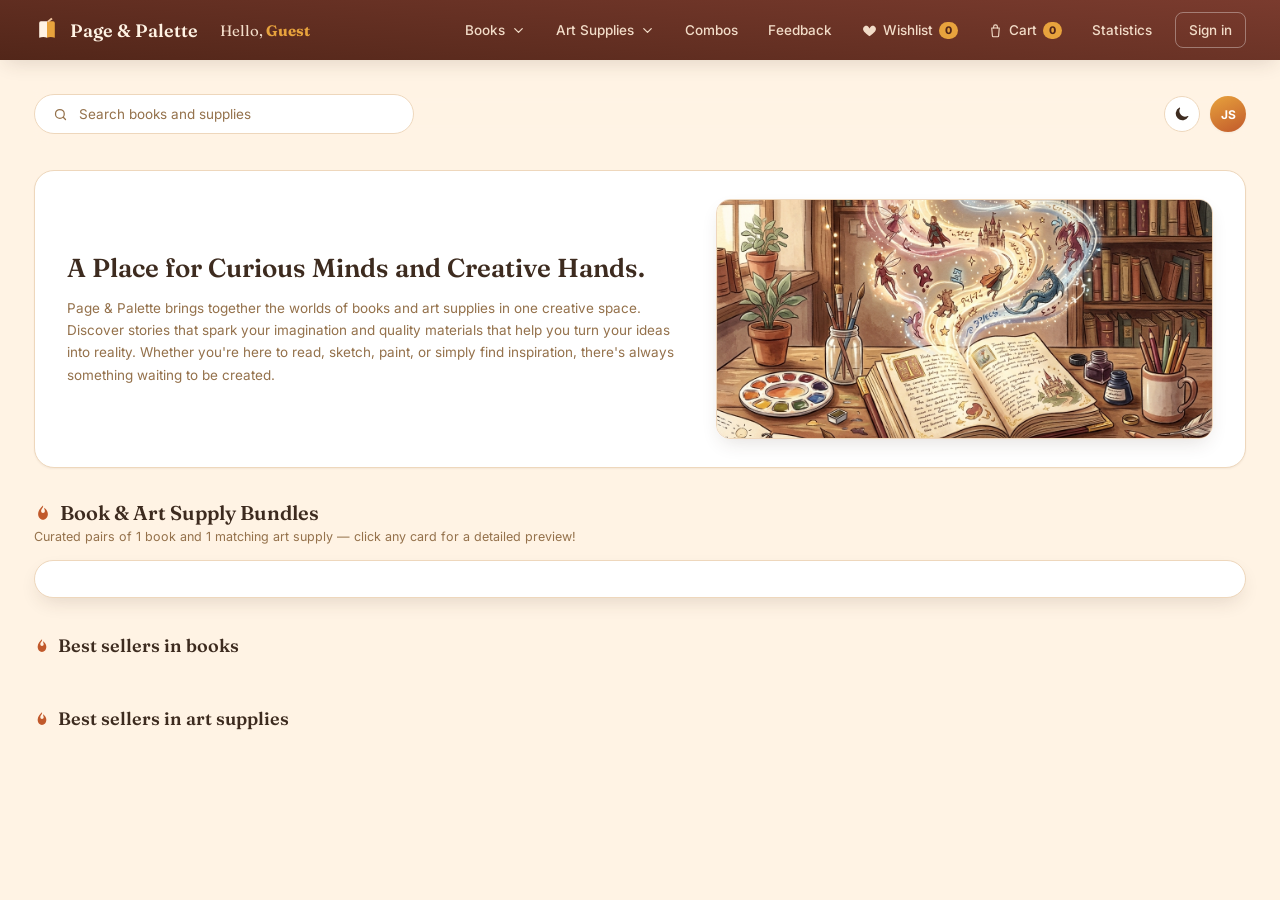
<file: storefront/index.html>
<!DOCTYPE html>
<html lang="en">

<head>
  <meta charset="UTF-8" />
  <meta name="viewport" content="width=device-width, initial-scale=1.0" />
  <title>Page & Palette — Books + Art Supplies</title>
  <link rel="stylesheet" href="styles.css" />
</head>

<body>

  <div class="layout">

<!-- Customer navigation bar: filled in by common.js (greeting, category dropdowns, links) -->
    <header id="customerNav" class="customer-nav"></header>

    <!-- ===== MAIN CONTENT ===== -->
    <main class="main">

      <header class="topbar">
        <form class="search" action="index.html" method="get">
          <i class="icon" data-icon="search"></i>
          <input type="search" id="siteSearch" name="q" placeholder="Search books and supplies" autocomplete="off" />
        </form>
        <div class="topbar-actions">
          <button class="theme-toggle" type="button" aria-label="Toggle dark mode">
            <i class="icon" data-icon="moon"></i>
          </button>
          <a class="avatar" href="account.html" aria-label="Account details">JS</a>
        </div>
      </header>

      <!-- Homepage Tagline & Description Hero Banner -->
      <section class="site-hero">
        <div class="hero-text-col">
          <h1 class="hero-tagline">A Place for Curious Minds and Creative Hands.</h1>
          <p class="hero-description">
            Page &amp; Palette brings together the worlds of books and art supplies in one creative space. Discover stories that spark your imagination and quality materials that help you turn your ideas into reality. Whether you're here to read, sketch, paint, or simply find inspiration, there's always something waiting to be created.
          </p>
        </div>
        <div class="hero-img-col">
          <img src="hero_banner.jpg" alt="A Place for Curious Minds and Creative Hands — Page &amp; Palette" class="hero-banner-img" />
        </div>
      </section>

      <!-- Default homepage content: hero + best-seller shelves -->
      <div id="homeDefault">
        <section class="pairs-section" id="combos" aria-label="Curated Book & Art Supply Pairings">
          <div class="pairs-header">
            <h2><i class="icon" data-icon="flame"></i> Book &amp; Art Supply Bundles</h2>
            <p class="pairs-sub">Curated pairs of 1 book and 1 matching art supply — click any card for a detailed
              preview!</p>
          </div>
          <div class="pairs-rectangle" id="pairsRectangle"></div>
        </section>

        <section class="shelf" id="shelfBooks" aria-labelledby="bestsellersBooks">
          <h2 id="bestsellersBooks"><i class="icon" data-icon="flame"></i> Best sellers in books</h2>
          <div class="product-grid" id="booksShelf"></div>
        </section>

        <section class="shelf" id="shelfArt" aria-labelledby="bestsellersArt">
          <h2 id="bestsellersArt"><i class="icon" data-icon="flame"></i> Best sellers in art supplies</h2>
          <div class="product-grid" id="artShelf"></div>
        </section>
      </div>

      <!-- Filtered / search results view (shown instead of the default view) -->
      <div id="resultsView" hidden>
        <div class="results-header">
          <div>
            <h1 id="resultsTitle">Results</h1>
            <p class="results-count" id="resultsCount"></p>
          </div>
          <a href="index.html" class="clear-link">Clear &amp; back to home</a>
        </div>

        <div class="product-grid" id="resultsGrid"></div>
        <p id="noResults" class="empty-state" hidden>No products matched. Try another search or category.</p>
      </div>

    </main>
  </div>

  <script src="common.js"></script>
  <script src="script.js"></script>
</body>

</html>
</file>
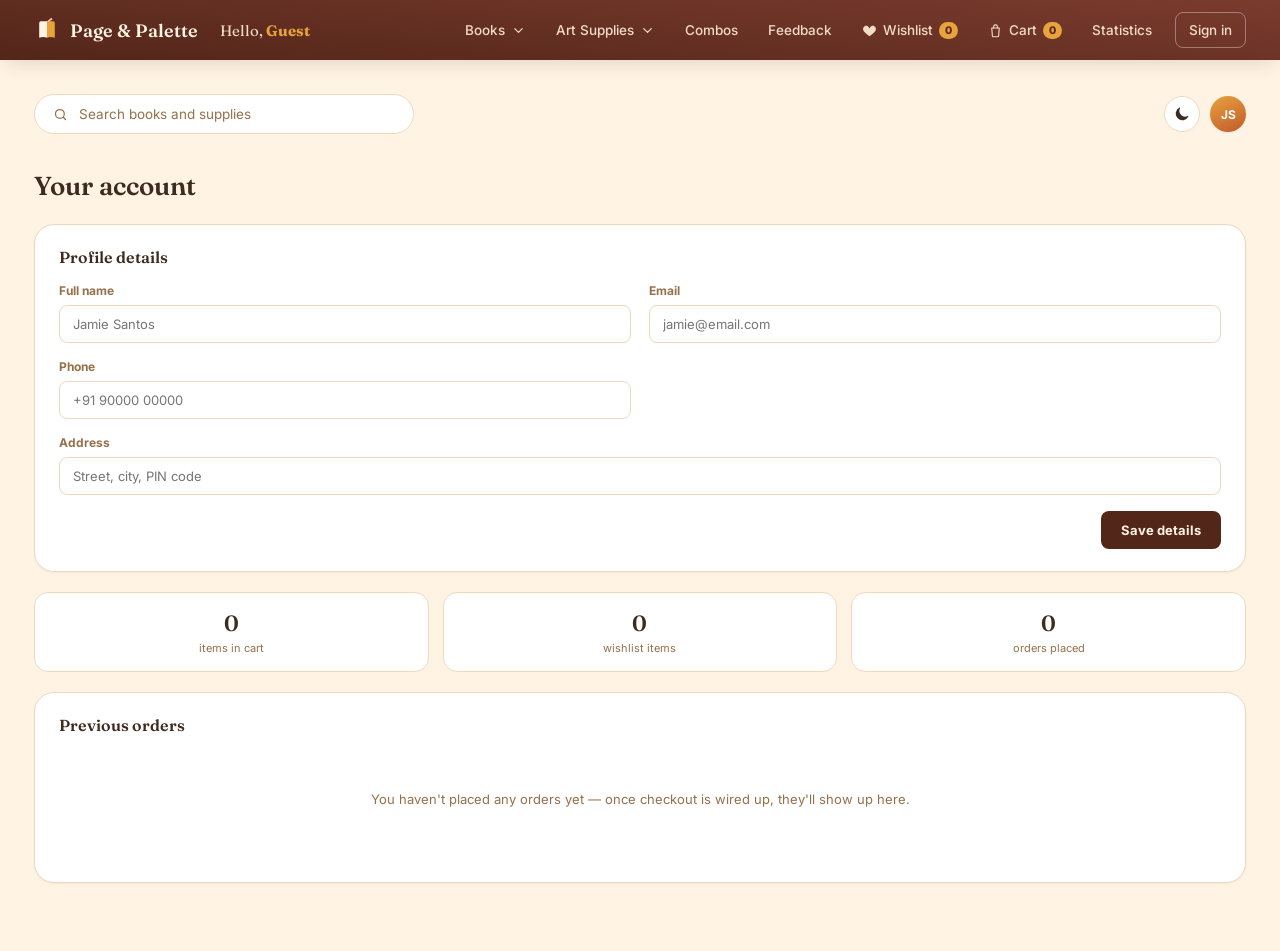
<file: storefront/account.html>
<!DOCTYPE html>
<html lang="en">
<head>
  <meta charset="UTF-8" />
  <meta name="viewport" content="width=device-width, initial-scale=1.0" />
  <title>Your account — Page & Palette</title>
  <link rel="stylesheet" href="styles.css" />
</head>
<body>

  <div class="layout">
    <!-- Customer navigation bar: filled in by common.js (greeting, category dropdowns, links) -->
    <header id="customerNav" class="customer-nav"></header>

    <main class="main">
      <header class="topbar">
        <form class="search" action="index.html" method="get">
          <i class="icon" data-icon="search"></i>
          <input type="search" name="q" placeholder="Search books and supplies" autocomplete="off" />
        </form>
        <div class="topbar-actions">
          <button class="theme-toggle" type="button" aria-label="Toggle dark mode">
            <i class="icon" data-icon="moon"></i>
          </button>
          <a class="avatar" href="account.html" aria-label="Account details">JS</a>
        </div>
      </header>

      <h1 class="page-title">Your account</h1>

      <section class="panel">
        <h2 class="panel-title">Profile details</h2>
        <form id="profileForm" class="profile-form">
          <label>
            Full name
            <input type="text" id="fName" name="name" placeholder="Jamie Santos" required />
          </label>
          <label>
            Email
            <input type="email" id="fEmail" name="email" placeholder="jamie@email.com" readonly />
          </label>
          <label>
            Phone
            <input type="tel" id="fPhone" name="phone" placeholder="+91 90000 00000" />
          </label>
          <label class="span-2">
            Address
            <input type="text" id="fAddress" name="address" placeholder="Street, city, PIN code" />
          </label>
          <button class="btn-primary span-2" type="submit">Save details</button>
        </form>
      </section>

      <section class="stats-row">
        <div class="stat-card">
          <p class="stat-number" id="cartStat">0</p>
          <p class="stat-label">items in cart</p>
        </div>
        <div class="stat-card">
          <p class="stat-number" id="wishStat">0</p>
          <p class="stat-label">wishlist items</p>
        </div>
        <div class="stat-card">
          <p class="stat-number">0</p>
          <p class="stat-label">orders placed</p>
        </div>
      </section>

      <section class="panel">
        <h2 class="panel-title">Previous orders</h2>
        <p class="empty-state">You haven't placed any orders yet — once checkout is wired up, they'll show up here.</p>
      </section>
    </main>
  </div>

  <script src="common.js"></script>
  <script>
    document.addEventListener("DOMContentLoaded", () => {
      const profile = getProfile();
      if (profile) {
        document.getElementById("fName").value = profile.name || "";
        document.getElementById("fEmail").value = profile.email || "";
        document.getElementById("fPhone").value = profile.phone || "";
        document.getElementById("fAddress").value = profile.address || "";
      }

      document.getElementById("cartStat").textContent = getCartItemCount();
      document.getElementById("wishStat").textContent = getWishlist().length;

      document.getElementById("profileForm").addEventListener("submit", async (e) => {
        e.preventDefault();
        const newProfile = {
          name: document.getElementById("fName").value.trim(),
          email: document.getElementById("fEmail").value.trim(),
          phone: document.getElementById("fPhone").value.trim(),
          address: document.getElementById("fAddress").value.trim()
        };

        try {
          const res = await fetch("/account", {
            method: "PUT",
            headers: { "Content-Type": "application/json" },
            body: JSON.stringify({
              name: newProfile.name,
              phone: newProfile.phone,
              address: newProfile.address
            })
          });

          if (res.status === 401) {
            window.location.href = "/";
            return;
          }

          const data = await res.json();
          if (!res.ok || data.response !== "OK") {
            if (data.errors) {
              const msgs = Object.values(data.errors).join(" ");
              showToast(msgs);
            } else {
              showToast(data.message || "An error occurred.");
            }
            return;
          }

          saveProfile(newProfile);
          applyHeaderState();
          showToast("Profile saved — your homepage avatar is now updated");
        } catch (err) {
          showToast("Network error. Please try again.");
        }
      });
    });
  </script>
</body>
</html>
</file>
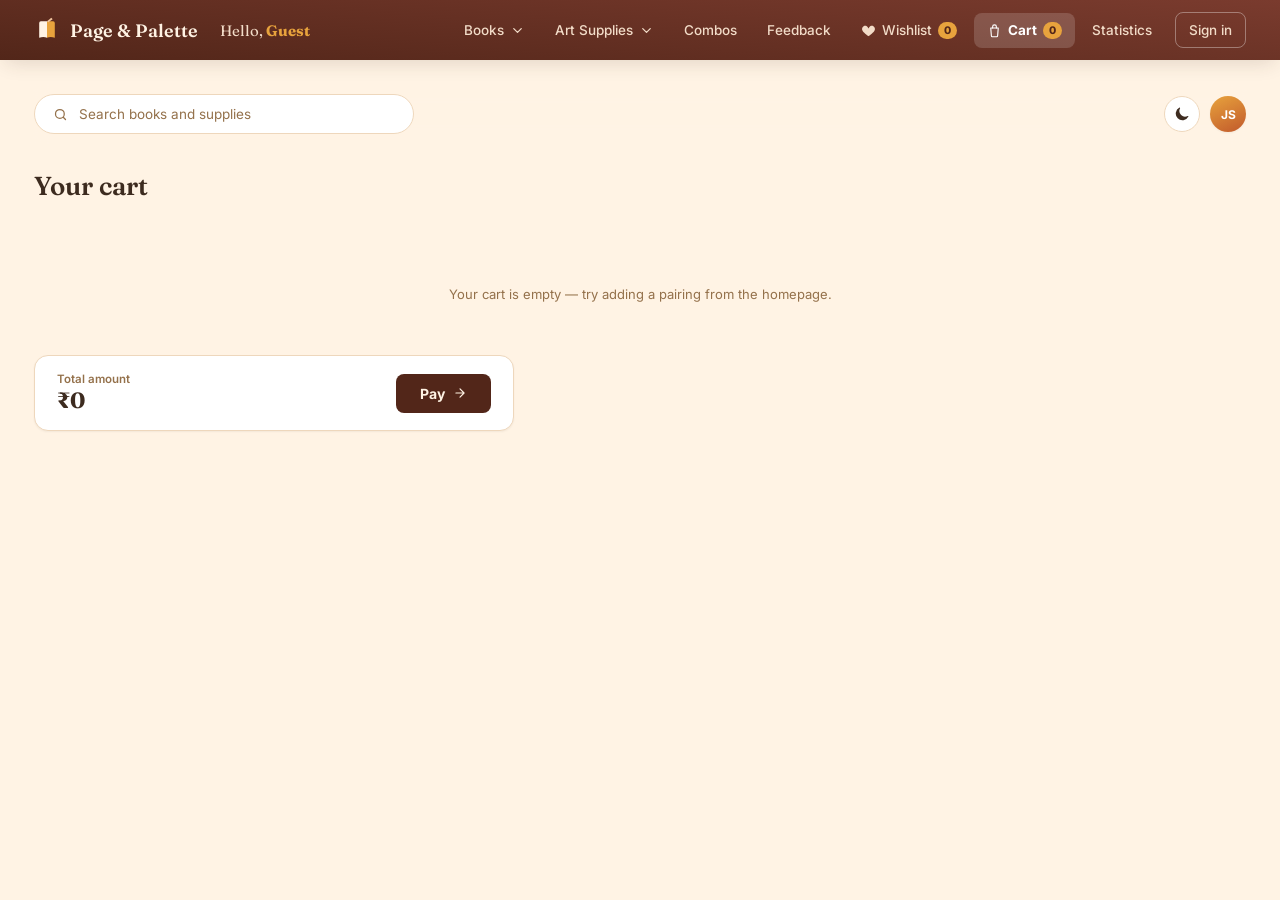
<file: storefront/cart.html>
<!DOCTYPE html>
<html lang="en">

<head>
  <meta charset="UTF-8" />
  <meta name="viewport" content="width=device-width, initial-scale=1.0" />
  <title>Your cart — Page & Palette</title>
  <link rel="stylesheet" href="styles.css" />
</head>

<body>

  <div class="layout">
    <!-- Customer navigation bar: filled in by common.js (greeting, category dropdowns, links) -->
    <header id="customerNav" class="customer-nav"></header>

    <main class="main">
      <header class="topbar">
        <form class="search" action="index.html" method="get">
          <i class="icon" data-icon="search"></i>
          <input type="search" name="q" placeholder="Search books and supplies" autocomplete="off" />
        </form>
        <div class="topbar-actions">
          <button class="theme-toggle" type="button" aria-label="Toggle dark mode">
            <i class="icon" data-icon="moon"></i>
          </button>
          <a class="avatar" href="account.html" aria-label="Account details">JS</a>
        </div>
      </header>

      <h1 class="page-title">Your cart</h1>

      <div class="cart-list" id="cartList"></div>
      <p id="cartEmpty" class="empty-state" hidden>Your cart is empty — try adding a pairing from the homepage.</p>

      <div class="cart-total-bar" id="cartTotal" hidden>
        <div class="cart-total-info">
          <span>Total amount</span>
          <strong id="cartTotalAmount">₹0</strong>
        </div>
        <a href="checkout.html" class="btn-primary pay-btn" id="payBtn">
          Pay <i class="icon" data-icon="arrowRight"></i>
        </a>
      </div>
    </main>
  </div>

  <script src="common.js"></script>
  <script>
    function renderCartPage() {
      const cart = getCart();
      const list = document.getElementById("cartList");
      const empty = document.getElementById("cartEmpty");
      const totalBox = document.getElementById("cartTotal");

      if (cart.length === 0) {
        list.innerHTML = "";
        empty.hidden = false;
        totalBox.hidden = true;
        return;
      }
      empty.hidden = true;
      totalBox.hidden = false;

      let total = 0;
      list.innerHTML = cart.map((entry, index) => {
        const p = findProduct(entry.id);
        if (!p) return "";
        const qty = entry.qty || 1;
        total += p.price * qty;
        const imgTag = p.image ? `<img src="${escapeHtml(p.image)}" alt="${escapeHtml(p.name)}" class="product-img" onerror="this.style.display='none'" />` : "";
        return `
          <div class="cart-row" data-id="${p.id}" style="--i:${index}">
            <span class="thumb thumb-small ${p.thumb}">${imgTag}</span>
            <div class="cart-row-info">
              <p class="product-name">${escapeHtml(p.name)}</p>
              <p class="product-meta">${escapeHtml(entry.note ? "From pair: " + entry.note : p.category)} — ₹${p.price} each</p>
            </div>
            <div class="qty-stepper">
              <button type="button" class="qty-btn" data-step="-1" aria-label="Decrease quantity of ${escapeHtml(p.name)}"><i class="icon" data-icon="minus"></i></button>
              <span>${qty}</span>
              <button type="button" class="qty-btn" data-step="1" aria-label="Increase quantity of ${escapeHtml(p.name)}"><i class="icon" data-icon="plus"></i></button>
            </div>
            <p class="cart-row-price">₹${p.price * qty}</p>
            <button class="remove-btn" type="button" aria-label="Remove ${escapeHtml(p.name)} from cart">
              <i class="icon" data-icon="trash"></i> Remove
            </button>
          </div>`;
      }).join("");

      document.getElementById("cartTotalAmount").textContent = "₹" + total;
      renderIcons(list);
    }

    document.addEventListener("DOMContentLoaded", () => {
      renderCartPage();

      document.addEventListener("click", (e) => {
        const removeBtn = e.target.closest(".remove-btn");
        if (removeBtn) {
          const row = removeBtn.closest(".cart-row");
          removeFromCart(row.dataset.id);
          showToast("Removed from cart");
          applyHeaderState();
          renderCartPage();
          return;
        }

        const qtyBtn = e.target.closest(".qty-btn");
        if (qtyBtn) {
          const row = qtyBtn.closest(".cart-row");
          const id = row.dataset.id;
          const cart = getCart();
          const entry = cart.find((en) => en.id === id);
          if (!entry) return;
          const nextQty = (entry.qty || 1) + Number(qtyBtn.dataset.step);
          setCartQty(id, nextQty);
          applyHeaderState();
          renderCartPage();
        }
      });
    });
  </script>
</body>

</html>
</file>
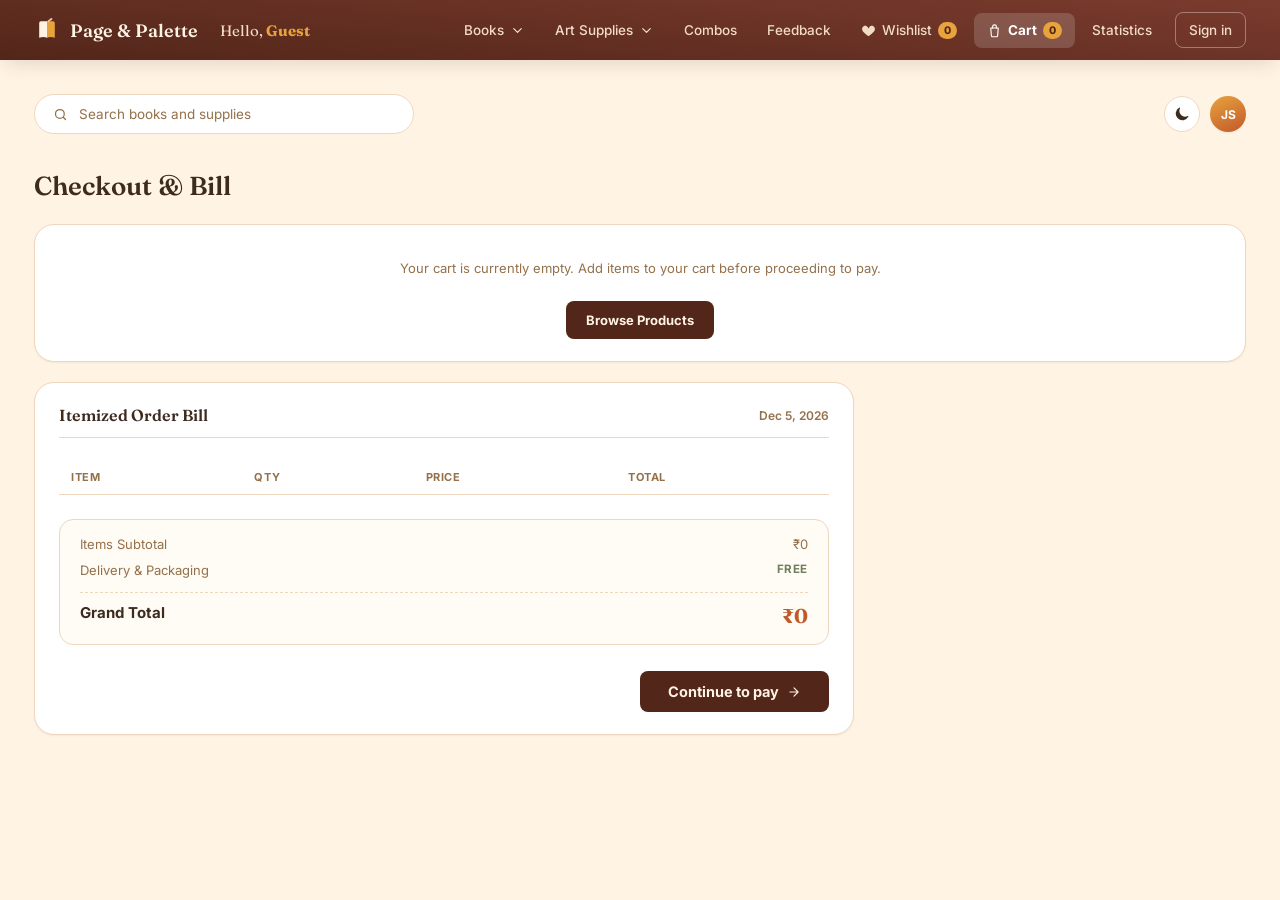
<file: storefront/checkout.html>
<!DOCTYPE html>
<html lang="en">
<head>
  <meta charset="UTF-8" />
  <meta name="viewport" content="width=device-width, initial-scale=1.0" />
  <title>Checkout &amp; Bill — Page &amp; Palette</title>
  <link rel="stylesheet" href="styles.css" />
</head>
<body>

  <div class="layout">
    <!-- Sidebar -->
    <!-- Customer navigation bar: filled in by common.js (greeting, category dropdowns, links) -->
    <header id="customerNav" class="customer-nav"></header>

    <!-- Main Content -->
    <main class="main">
      <header class="topbar">
        <form class="search" action="index.html" method="get">
          <i class="icon" data-icon="search"></i>
          <input type="search" name="q" placeholder="Search books and supplies" autocomplete="off" />
        </form>
        <div class="topbar-actions">
          <button class="theme-toggle" type="button" aria-label="Toggle dark mode">
            <i class="icon" data-icon="moon"></i>
          </button>
          <a class="avatar" href="account.html" aria-label="Account details">JS</a>
        </div>
      </header>

      <h1 class="page-title">Checkout &amp; Bill</h1>

      <!-- Empty Cart Warning -->
      <div id="checkoutEmpty" class="panel empty-state" hidden>
        <p>Your cart is currently empty. Add items to your cart before proceeding to pay.</p>
        <a href="index.html" class="btn-primary" style="display:inline-block; margin-top:12px; text-decoration:none;">Browse Products</a>
      </div>

      <!-- Bill Section -->
      <div class="checkout-container" id="checkoutContainer">
        <!-- Thank You Confirmation Section (Placed ABOVE the bill) -->
        <section class="panel success-panel" id="successSection" hidden>
          <div class="success-icon-wrap">
            <i class="icon" data-icon="check"></i>
          </div>
          <h2 class="thank-you-title">Thank you for your payment!</h2>
          <p class="thank-you-sub">Your order has been placed successfully and is now being prepared for shipping.</p>
          
          <div class="receipt-card">
            <div class="receipt-row">
              <span>Order Reference</span>
              <strong id="receiptOrderNo">#PP-849201</strong>
            </div>
            <div class="receipt-row">
              <span>Payment Method</span>
              <strong id="receiptMethod">UPI</strong>
            </div>
            <div class="receipt-row">
              <span>Amount Paid</span>
              <strong id="receiptAmount">₹0</strong>
            </div>
            <div class="receipt-row">
              <span>Estimated Delivery</span>
              <strong>2 - 4 Business Days</strong>
            </div>
          </div>

          <div class="success-actions">
            <a href="index.html" class="btn-primary">Return to Homepage</a>
          </div>
        </section>

        <!-- Bill Section -->
        <section class="panel bill-panel" id="billSection">
          <div class="panel-header">
            <h2 class="panel-title">Itemized Order Bill</h2>
            <span class="bill-date" id="billDate"></span>
          </div>

          <div class="bill-table-wrap">
            <table class="bill-table">
              <thead>
                <tr>
                  <th>Item</th>
                  <th class="text-center">Qty</th>
                  <th class="text-right">Price</th>
                  <th class="text-right">Total</th>
                </tr>
              </thead>
              <tbody id="billItemsBody">
                <!-- Bill items inserted via JS -->
              </tbody>
            </table>
          </div>

          <div class="bill-summary">
            <div class="bill-summary-row">
              <span>Items Subtotal</span>
              <span id="billSubtotal">₹0</span>
            </div>
            <div class="bill-summary-row">
              <span>Delivery &amp; Packaging</span>
              <span class="free-tag">FREE</span>
            </div>
            <div class="bill-summary-row grand-total-row">
              <span>Grand Total</span>
              <strong id="billGrandTotal">₹0</strong>
            </div>
          </div>

          <div class="bill-actions" id="billActions">
            <button type="button" class="btn-primary continue-pay-btn" id="continueToPayBtn">
              Continue to pay <i class="icon" data-icon="arrowRight"></i>
            </button>
          </div>
        </section>

        <!-- Payment Methods Section (Shown after clicking 'Continue to pay') -->
        <section class="panel payment-panel" id="paymentSection" hidden>
          <div class="panel-header">
            <h2 class="panel-title">Select Payment Method</h2>
            <p class="panel-sub">Choose your preferred payment method below to complete the order.</p>
          </div>

          <div class="payment-grid">
            <button type="button" class="payment-card" data-method="UPI">
              <div class="payment-card-icon"><i class="icon" data-icon="upi"></i></div>
              <div class="payment-card-info">
                <h3>UPI</h3>
                <p>Google Pay, PhonePe, Paytm, BHIM</p>
              </div>
              <span class="select-badge">Pay Now</span>
            </button>

            <button type="button" class="payment-card" data-method="Net Banking">
              <div class="payment-card-icon"><i class="icon" data-icon="bank"></i></div>
              <div class="payment-card-info">
                <h3>Net Banking</h3>
                <p>All major Indian banks supported</p>
              </div>
              <span class="select-badge">Pay Now</span>
            </button>

            <button type="button" class="payment-card" data-method="Credit Card">
              <div class="payment-card-icon"><i class="icon" data-icon="card"></i></div>
              <div class="payment-card-info">
                <h3>Credit Card</h3>
                <p>Visa, Mastercard, American Express</p>
              </div>
              <span class="select-badge">Pay Now</span>
            </button>

            <button type="button" class="payment-card" data-method="Debit Card">
              <div class="payment-card-icon"><i class="icon" data-icon="card"></i></div>
              <div class="payment-card-info">
                <h3>Debit Card</h3>
                <p>Visa, Mastercard, RuPay</p>
              </div>
              <span class="select-badge">Pay Now</span>
            </button>
          </div>
        </section>
      </div>
    </main>
  </div>

  <script src="common.js"></script>
  <script>
    let grandTotalAmount = 0;
    let cachedCart = [];

    function renderBill() {
      const cart = getCart();
      if (cart.length > 0) cachedCart = cart;
      const displayCart = cart.length > 0 ? cart : cachedCart;

      const emptyBox = document.getElementById("checkoutEmpty");
      const container = document.getElementById("checkoutContainer");
      const tbody = document.getElementById("billItemsBody");
      const subtotalEl = document.getElementById("billSubtotal");
      const grandTotalEl = document.getElementById("billGrandTotal");
      const dateEl = document.getElementById("billDate");

      if (dateEl) {
        const today = new Date();
        dateEl.textContent = today.toLocaleDateString("en-US", { month: "short", day: "numeric", year: "numeric" });
      }

      if (displayCart.length === 0) {
        emptyBox.hidden = false;
        container.hidden = true;
        return;
      }

      emptyBox.hidden = true;
      container.hidden = false;

      let subtotal = 0;
      tbody.innerHTML = displayCart.map((entry) => {
        const p = findProduct(entry.id);
        if (!p) return "";
        const qty = entry.qty || 1;
        const itemTotal = p.price * qty;
        subtotal += itemTotal;
        const imgTag = p.image ? `<img src="${escapeHtml(p.image)}" alt="${escapeHtml(p.name)}" class="product-img" onerror="this.style.display='none'" />` : "";
        
        return `
          <tr>
            <td>
              <div class="bill-item-cell">
                <span class="thumb thumb-small ${p.thumb}">${imgTag}</span>
                <div>
                  <p class="bill-item-name">${escapeHtml(p.name)}</p>
                  <p class="bill-item-meta">${escapeHtml(entry.note ? "Pairing: " + entry.note : p.category)}</p>
                </div>
              </div>
            </td>
            <td class="text-center font-bold">× ${qty}</td>
            <td class="text-right">₹${p.price}</td>
            <td class="text-right font-bold">₹${itemTotal}</td>
          </tr>`;
      }).join("");

      grandTotalAmount = subtotal;
      subtotalEl.textContent = "₹" + subtotal;
      grandTotalEl.textContent = "₹" + subtotal;
      renderIcons(tbody);
    }

    document.addEventListener("DOMContentLoaded", () => {
      renderBill();

      const continueBtn = document.getElementById("continueToPayBtn");
      const paymentSection = document.getElementById("paymentSection");
      const billSection = document.getElementById("billSection");
      const successSection = document.getElementById("successSection");
      const billActions = document.getElementById("billActions");

      if (continueBtn) {
        continueBtn.addEventListener("click", () => {
          paymentSection.hidden = false;
          paymentSection.scrollIntoView({ behavior: "smooth", block: "start" });
          renderIcons(paymentSection);
        });
      }

      document.querySelectorAll(".payment-card").forEach((card) => {
        card.addEventListener("click", async () => {
          const method = card.dataset.method;
          const items = getCart().map(e => ({ id: e.id, qty: e.qty || 1 }));
          
          try {
            const res = await fetch("/orders", {
              method: "POST",
              headers: { "Content-Type": "application/json" },
              body: JSON.stringify({ items, payment_method: method })
            });
            
            if (res.status === 401) {
              window.location.href = "/";
              return;
            }
            
            const data = await res.json();
            if (!res.ok || data.response !== "OK") {
              showToast(data.message || "An error occurred.");
              return;
            }
            
            document.getElementById("receiptOrderNo").textContent = data.order_ref;
            document.getElementById("receiptMethod").textContent = data.payment_method;
            document.getElementById("receiptAmount").textContent = "₹" + data.total;

            // Clear cart state
            clearCart();

            // Hide payment selection
            paymentSection.hidden = true;
            if (billActions) billActions.hidden = true;

            // Show thank you section ABOVE bill, keep bill visible UNDER thank you section
            successSection.hidden = false;
            billSection.hidden = false;

            renderIcons(successSection);
            showToast(`Payment of ₹${data.total} via ${data.payment_method} successful!`);
            window.scrollTo({ top: 0, behavior: "smooth" });
            
          } catch (err) {
            showToast("Network error. Please try again.");
          }
        });
      });
    });
  </script>
</body>
</html>
</file>
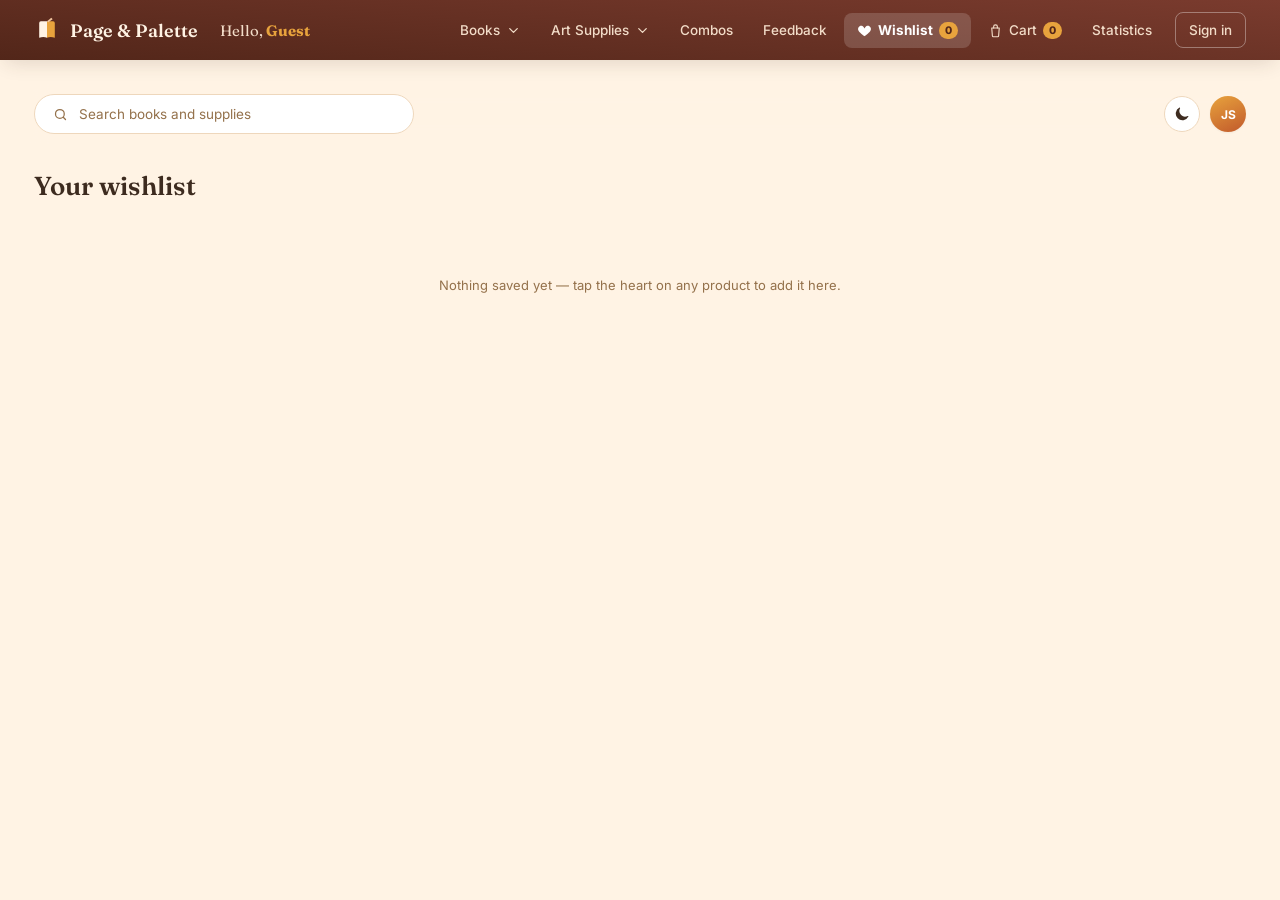
<file: storefront/wishlist.html>
<!DOCTYPE html>
<html lang="en">

<head>
  <meta charset="UTF-8" />
  <meta name="viewport" content="width=device-width, initial-scale=1.0" />
  <title>Your wishlist — Page & Palette</title>
  <link rel="stylesheet" href="styles.css" />
</head>

<body>

  <div class="layout">
    <!-- Customer navigation bar: filled in by common.js (greeting, category dropdowns, links) -->
    <header id="customerNav" class="customer-nav"></header>

    <main class="main">
      <header class="topbar">
        <form class="search" action="index.html" method="get">
          <i class="icon" data-icon="search"></i>
          <input type="search" name="q" placeholder="Search books and supplies" autocomplete="off" />
        </form>
        <div class="topbar-actions">
          <button class="theme-toggle" type="button" aria-label="Toggle dark mode">
            <i class="icon" data-icon="moon"></i>
          </button>
          <a class="avatar" href="account.html" aria-label="Account details">JS</a>
        </div>
      </header>

      <h1 class="page-title">Your wishlist</h1>

      <div class="product-grid" id="wishlistGrid"></div>
      <p id="wishlistEmpty" class="empty-state" hidden>Nothing saved yet — tap the heart on any product to add it here.
      </p>
    </main>
  </div>

  <script src="common.js"></script>
  <script>
    function renderWishlistPage() {
      const ids = getWishlist();
      const grid = document.getElementById("wishlistGrid");
      const empty = document.getElementById("wishlistEmpty");
      if (!grid || !empty) return;

      const validProducts = ids.map((id) => findProduct(id)).filter(Boolean);

      if (validProducts.length === 0) {
        grid.innerHTML = "";
        empty.hidden = false;
        return;
      }
      empty.hidden = true;

      grid.innerHTML = validProducts.map((p, index) => {
        const imgTag = p.image ? `<img src="${escapeHtml(p.image)}" alt="${escapeHtml(p.name)}" class="product-img" loading="lazy" onerror="this.style.display='none'" />` : "";
        return `
          <article class="product-card" data-id="${p.id}" style="--i:${index}">
            <div class="thumb-wrap">
              <span class="thumb ${p.thumb}">${imgTag}</span>
              <span class="quick-peek"><i class="icon" data-icon="eye"></i> Quick view</span>
            </div>
            <p class="product-name">${escapeHtml(p.name)}</p>
            <p class="product-meta">${escapeHtml(p.category)} — ₹${p.price}</p>
            <button class="wish-toggle active" type="button" aria-label="Remove ${escapeHtml(p.name)} from wishlist">
              <i class="icon" data-icon="heart"></i>
            </button>
          </article>`;
      }).join("");
      renderIcons(grid);
    }

    document.addEventListener("DOMContentLoaded", () => {
      renderWishlistPage();
      document.addEventListener("pp:wishlist-changed", renderWishlistPage);

      document.addEventListener("click", (e) => {
        const wishBtn = e.target.closest(".wish-toggle");
        if (wishBtn) {
          e.stopPropagation();
          const card = wishBtn.closest(".product-card");
          const id = card.dataset.id;
          toggleWishlist(id);
          showToast("Removed from wishlist");
          applyHeaderState();
          renderWishlistPage();
          return;
        }

        const card = e.target.closest(".product-card");
        if (card) openQuickView(card.dataset.id);
      });
    });
  </script>
</body>

</html>
</file>
<file: storefront/styles.css>
/* ===== Page & Palette — styles ===== */

@import url('https://fonts.googleapis.com/css2?family=Fraunces:ital,opsz,wght@0,9..144,400;0,9..144,500;0,9..144,600;0,9..144,700;1,9..144,500&family=Inter:wght@400;500;600;700;800&display=swap');

:root {
  /* brand hues — constant across themes */
  --maroon: #7A3B2E;
  --maroon-light: #8F4A3B;
  --maroon-deep: #522619;
  --terracotta: #C1592B;
  --mustard: #E8A33D;
  --tan: #F2C6A0;
  --sage: #6E7F5C;
  --pair-maroon: #A9648B;
  --sidebar-text: #F2DCC8;
  --sidebar-text-dim: #D8A88A;

  /* light theme surface tokens */
  --bg: #FFF3E4;
  --surface: #FFFFFF;
  --surface-2: #FFFBF5;
  --card-border: #EED7BC;
  --text-main: #3D2B1F;
  --text-muted: #94714B;
  --shadow-sm: 0 1px 2px rgba(61, 43, 31, 0.06);
  --shadow-md: 0 8px 20px -6px rgba(61, 43, 31, 0.16);
  --shadow-lg: 0 24px 48px -12px rgba(61, 43, 31, 0.28);
  --overlay: rgba(35, 24, 16, 0.5);

  --radius-sm: 8px;
  --radius-md: 14px;
  --radius-lg: 20px;
  --ease: cubic-bezier(0.22, 1, 0.36, 1);

  --font-display: "Fraunces", Georgia, "Times New Roman", serif;
  --font-body: "Inter", "Segoe UI", Roboto, Helvetica, Arial, sans-serif;

  color-scheme: light;
}

html[data-theme="dark"] {
  --bg: #1A130E;
  --surface: #241B14;
  --surface-2: #2B2118;
  --card-border: #3C2C1F;
  --text-main: #F3E5D3;
  --text-muted: #C4A17A;
  --shadow-sm: 0 1px 2px rgba(0, 0, 0, 0.3);
  --shadow-md: 0 8px 24px -6px rgba(0, 0, 0, 0.5);
  --shadow-lg: 0 28px 56px -14px rgba(0, 0, 0, 0.65);
  --overlay: rgba(0, 0, 0, 0.66);
  color-scheme: dark;
}

* { box-sizing: border-box; }

@media (prefers-reduced-motion: reduce) {
  *, *::before, *::after {
    animation-duration: 0.001ms !important;
    animation-iteration-count: 1 !important;
    transition-duration: 0.001ms !important;
    scroll-behavior: auto !important;
  }
}

body {
  margin: 0;
  font-family: var(--font-body);
  background: var(--bg);
  color: var(--text-main);
  transition: background 0.35s var(--ease), color 0.35s var(--ease);
}

body.qv-locked { overflow: hidden; }

a { color: inherit; }

.layout {
  display: grid;
  grid-template-columns: 232px 1fr;
  min-height: 100vh;
}

/* ===== Sidebar ===== */

.sidebar {
  background: linear-gradient(185deg, var(--maroon) 0%, var(--maroon-deep) 100%);
  padding: 26px 18px;
  display: flex;
  flex-direction: column;
  gap: 30px;
  position: sticky;
  top: 0;
  height: 100vh;
}

.logo {
  display: flex;
  align-items: center;
  gap: 10px;
  font-family: var(--font-display);
  font-size: 18px;
  font-weight: 600;
  color: #FFF3E4;
  text-decoration: none;
  letter-spacing: 0.01em;
}

.logo svg { flex-shrink: 0; transition: transform 0.3s var(--ease); }
.logo:hover svg { transform: rotate(-6deg) scale(1.06); }

.nav-label {
  font-size: 10.5px;
  letter-spacing: 0.12em;
  text-transform: uppercase;
  color: var(--sidebar-text-dim);
  margin: 0 0 10px 10px;
  font-weight: 700;
}

.nav-group ul {
  list-style: none;
  margin: 0;
  padding: 0;
  display: flex;
  flex-direction: column;
  gap: 2px;
}

.nav-item {
  display: block;
  padding: 9px 12px;
  border-radius: var(--radius-sm);
  font-size: 13.5px;
  font-weight: 500;
  color: var(--sidebar-text);
  text-decoration: none;
  position: relative;
  transition: background 0.2s var(--ease), color 0.2s var(--ease), padding-left 0.2s var(--ease);
}

.nav-item:hover {
  background: rgba(255, 255, 255, 0.08);
  padding-left: 16px;
}

.nav-item.active {
  background: rgba(255, 255, 255, 0.14);
  color: #ffffff;
  font-weight: 700;
}

.nav-item.active::before {
  content: "";
  position: absolute;
  left: -18px;
  top: 50%;
  transform: translateY(-50%);
  width: 4px;
  height: 16px;
  border-radius: 4px;
  background: var(--mustard);
}

.sidebar-footer {
  margin-top: auto;
  padding-top: 18px;
  border-top: 1px solid rgba(255, 255, 255, 0.14);
  display: flex;
  flex-direction: column;
  gap: 4px;
}

.footer-item {
  display: flex;
  align-items: center;
  gap: 10px;
  font-size: 13px;
  font-weight: 500;
  color: var(--sidebar-text);
  text-decoration: none;
  padding: 8px 8px;
  border-radius: var(--radius-sm);
  transition: background 0.2s var(--ease), transform 0.15s var(--ease);
}

.footer-item .icon { width: 16px; height: 16px; }

.footer-item:hover { background: rgba(255, 255, 255, 0.08); transform: translateX(2px); }

.footer-item .badge {
  margin-left: auto;
  background: var(--mustard);
  color: var(--maroon-deep);
  font-size: 10.5px;
  font-weight: 800;
  min-width: 18px;
  text-align: center;
  padding: 2px 6px;
  border-radius: 10px;
  transition: transform 0.25s var(--ease);
}

.footer-item.active-page {
  background: rgba(255, 255, 255, 0.14);
  font-weight: 700;
  color: #fff;
}

/* ===== Main / topbar ===== */

.main {
  padding: 24px 34px 48px;
  min-width: 0;
}

.topbar {
  display: flex;
  align-items: center;
  justify-content: space-between;
  gap: 16px;
  margin-bottom: 26px;
  position: sticky;
  top: 0;
  z-index: 20;
  padding: 10px 4px;
  margin-inline: -4px;
  backdrop-filter: blur(10px);
  background: var(--bg);
  background: color-mix(in srgb, var(--bg) 82%, transparent);
}

.search {
  display: flex;
  align-items: center;
  gap: 9px;
  background: var(--surface);
  border: 1px solid var(--card-border);
  border-radius: 999px;
  padding: 10px 18px;
  max-width: 380px;
  flex: 1;
  transition: border-color 0.2s var(--ease), box-shadow 0.2s var(--ease);
}

.search:focus-within {
  border-color: var(--terracotta);
  box-shadow: 0 0 0 4px color-mix(in srgb, var(--terracotta) 14%, transparent);
}

.search .icon { color: var(--text-muted); width: 15px; height: 15px; flex-shrink: 0; }

.search input {
  border: none;
  outline: none;
  font-size: 13.5px;
  font-family: var(--font-body);
  width: 100%;
  background: transparent;
  color: var(--text-main);
}

.search input::placeholder { color: var(--text-muted); }

.topbar-actions { display: flex; align-items: center; gap: 10px; flex-shrink: 0; }

.theme-toggle {
  width: 36px;
  height: 36px;
  border-radius: 50%;
  border: 1px solid var(--card-border);
  background: var(--surface);
  color: var(--text-main);
  display: flex;
  align-items: center;
  justify-content: center;
  cursor: pointer;
  flex-shrink: 0;
  transition: transform 0.2s var(--ease), border-color 0.2s var(--ease), background 0.2s var(--ease);
}
.theme-toggle .icon { width: 16px; height: 16px; }
.theme-toggle:hover { border-color: var(--terracotta); transform: rotate(12deg); }

.avatar {
  width: 36px;
  height: 36px;
  border-radius: 50%;
  background: linear-gradient(155deg, var(--mustard), var(--terracotta));
  border: none;
  color: #fff;
  font-weight: 700;
  font-size: 12px;
  cursor: pointer;
  display: flex;
  align-items: center;
  justify-content: center;
  text-decoration: none;
  flex-shrink: 0;
  box-shadow: var(--shadow-sm);
  transition: transform 0.2s var(--ease), box-shadow 0.2s var(--ease);
}
.avatar:hover { transform: translateY(-1px) scale(1.04); box-shadow: var(--shadow-md); }

/* ===== Hero ===== */

.hero {
  display: grid;
  grid-template-columns: 1.4fr 1fr;
  gap: 18px;
  margin-bottom: 36px;
  animation: fadeInUp 0.6s var(--ease) both;
}

.hero-main {
  background:
    radial-gradient(120% 140% at 100% 0%, rgba(255, 255, 255, 0.14), transparent 55%),
    linear-gradient(135deg, var(--terracotta), var(--maroon-light));
  border-radius: var(--radius-lg);
  padding: 30px 32px;
  display: flex;
  flex-direction: column;
  justify-content: space-between;
  color: #FFF3E4;
  position: relative;
  overflow: hidden;
  box-shadow: var(--shadow-md);
}

.eyebrow {
  font-size: 11px;
  letter-spacing: 0.12em;
  text-transform: uppercase;
  font-weight: 700;
  color: #FBE3CC;
  margin: 0 0 12px;
}

.hero-main h1 {
  font-family: var(--font-display);
  font-size: 32px;
  line-height: 1.22;
  margin: 0 0 20px;
  font-weight: 600;
  max-width: 20ch;
}

.hero-row {
  display: flex;
  align-items: center;
  gap: 16px;
}

.swatch-pair { display: flex; gap: 8px; }

.swatch {
  display: inline-block;
  width: 34px;
  height: 46px;
  border-radius: 6px;
  box-shadow: var(--shadow-sm);
  transition: transform 0.25s var(--ease);
}

.hero-main:hover .swatch { transform: translateY(-3px); }
.hero-main:hover .swatch:nth-child(2) { transform: translateY(-3px) rotate(-3deg); }

.swatch-dark { background: #3D2B1F; }
.swatch-mustard { background: var(--mustard); width: 30px; height: 32px; align-self: flex-end; }
.swatch-maroon { background: var(--pair-maroon); }
.swatch-sage { background: var(--sage); }

.btn-primary {
  margin-left: auto;
  background: var(--maroon-deep);
  color: #FFF3E4;
  border: none;
  padding: 11px 20px;
  border-radius: var(--radius-sm);
  font-size: 13px;
  font-family: var(--font-body);
  font-weight: 700;
  cursor: pointer;
  transition: transform 0.15s var(--ease), box-shadow 0.15s var(--ease), background 0.2s var(--ease);
}

.btn-primary:hover { background: #3E1D13; transform: translateY(-2px); box-shadow: var(--shadow-md); }
.btn-primary:active { transform: translateY(0) scale(0.98); }

.hero-side {
  display: flex;
  flex-direction: column;
  gap: 12px;
}

.pair-card {
  background: var(--surface);
  border: 1px solid var(--card-border);
  border-radius: var(--radius-md);
  padding: 15px;
  display: flex;
  align-items: center;
  gap: 13px;
  cursor: pointer;
  flex: 1;
  transition: transform 0.2s var(--ease), box-shadow 0.2s var(--ease), border-color 0.2s var(--ease);
}

.pair-card:hover {
  transform: translateY(-3px);
  box-shadow: var(--shadow-md);
  border-color: var(--terracotta);
}

.pair-title { margin: 0; font-size: 12.5px; font-weight: 700; }
.pair-sub { margin: 3px 0 0; font-size: 11px; color: var(--text-muted); }

/* ===== Best seller shelves ===== */

.shelf { margin-bottom: 34px; }

.shelf h2 {
  font-family: var(--font-display);
  font-size: 18px;
  font-weight: 600;
  display: flex;
  align-items: center;
  gap: 8px;
  margin: 0 0 16px;
}

.shelf h2 .icon { color: var(--terracotta); width: 16px; height: 16px; }

.product-grid {
  display: grid;
  grid-template-columns: repeat(4, minmax(0, 1fr));
  gap: 14px;
}

.product-card {
  position: relative;
  background: var(--surface);
  border: 1px solid var(--card-border);
  border-radius: var(--radius-md);
  padding: 13px;
  cursor: pointer;
  transition: transform 0.25s var(--ease), box-shadow 0.25s var(--ease), border-color 0.25s var(--ease);
  animation: fadeInUp 0.5s var(--ease) both;
  animation-delay: calc(var(--i, 0) * 45ms);
}

.product-card:hover {
  transform: translateY(-5px);
  box-shadow: var(--shadow-md);
  border-color: color-mix(in srgb, var(--terracotta) 45%, var(--card-border));
}

.rank {
  position: absolute;
  top: 11px;
  left: 11px;
  background: var(--terracotta);
  color: #fff;
  font-size: 10px;
  font-weight: 700;
  padding: 2px 7px;
  border-radius: 5px;
  z-index: 2;
}

.thumb-wrap { position: relative; margin-bottom: 11px; border-radius: var(--radius-sm); overflow: hidden; }

.thumb {
  display: block;
  width: 100%;
  height: 140px;
  border-radius: var(--radius-sm);
  background-image: radial-gradient(120% 140% at 15% 15%, rgba(255,255,255,0.35), transparent 55%);
  transition: transform 0.35s var(--ease);
  overflow: hidden;
  position: relative;
}

.product-img {
  width: 100%;
  height: 100%;
  object-fit: cover;
  display: block;
  border-radius: var(--radius-sm);
}

.product-card:hover .thumb { transform: scale(1.04); }

.thumb-maroon { background-color: #7A3B2E; }
.thumb-dark { background-color: #3D2B1F; }
.thumb-sage { background-color: var(--sage); }
.thumb-tan { background-color: #B08A63; }
.thumb-mustard { background-color: var(--mustard); }
.thumb-terracotta { background-color: var(--terracotta); }

.quick-peek {
  position: absolute;
  inset: auto 0 0 0;
  display: flex;
  align-items: center;
  justify-content: center;
  gap: 6px;
  padding: 8px 0 7px;
  font-size: 10.5px;
  font-weight: 700;
  letter-spacing: 0.02em;
  color: #fff;
  background: linear-gradient(0deg, rgba(0, 0, 0, 0.55), transparent);
  transform: translateY(100%);
  transition: transform 0.25s var(--ease);
  pointer-events: none;
}
.quick-peek .icon { width: 12px; height: 12px; }
.product-card:hover .quick-peek { transform: translateY(0); }

.product-name { font-size: 12.5px; font-weight: 700; margin: 0; line-height: 1.35; }
.product-meta { font-size: 11px; color: var(--text-muted); margin: 4px 0 0; }

.wish-toggle {
  position: absolute;
  top: 11px;
  right: 11px;
  width: 28px;
  height: 28px;
  border-radius: 50%;
  background: color-mix(in srgb, var(--surface) 85%, transparent);
  backdrop-filter: blur(3px);
  border: none;
  cursor: pointer;
  color: var(--text-muted);
  display: flex;
  align-items: center;
  justify-content: center;
  z-index: 2;
  transition: color 0.2s var(--ease), transform 0.2s var(--ease), background 0.2s var(--ease);
}
.wish-toggle .icon { width: 14px; height: 14px; }
.wish-toggle:hover { transform: scale(1.1); color: var(--terracotta); }
.wish-toggle.active { color: var(--terracotta); }
.wish-toggle.pulse { animation: heartPulse 0.32s var(--ease); }

@keyframes heartPulse {
  0% { transform: scale(1); }
  40% { transform: scale(1.35); }
  100% { transform: scale(1); }
}

/* ===== Icon base ===== */

.icon { display: inline-flex; width: 14px; height: 14px; align-items: center; justify-content: center; }
.icon svg { width: 100%; height: 100%; display: block; }

/* ===== Results toolbar (filter + sort) ===== */

.results-header {
  display: flex;
  align-items: baseline;
  justify-content: space-between;
  gap: 12px;
  margin-bottom: 6px;
  flex-wrap: wrap;
}

.results-header h1 { font-family: var(--font-display); font-size: 24px; margin: 0; font-weight: 600; }
.results-count { font-size: 12px; color: var(--text-muted); margin: 0 0 0 2px; }

.clear-link { font-size: 12px; color: var(--terracotta); text-decoration: none; font-weight: 700; }
.clear-link:hover { text-decoration: underline; }

.toolbar {
  display: flex;
  align-items: center;
  justify-content: space-between;
  flex-wrap: wrap;
  gap: 12px;
  margin: 16px 0 20px;
  padding: 10px 12px;
  background: var(--surface-2);
  border: 1px solid var(--card-border);
  border-radius: var(--radius-md);
}

.chip-row { display: flex; gap: 8px; flex-wrap: wrap; }

.chip {
  border: 1px solid var(--card-border);
  background: var(--surface);
  color: var(--text-main);
  font-size: 12px;
  font-weight: 600;
  padding: 7px 14px;
  border-radius: 999px;
  cursor: pointer;
  transition: background 0.2s var(--ease), color 0.2s var(--ease), border-color 0.2s var(--ease), transform 0.15s var(--ease);
}
.chip:hover { transform: translateY(-1px); border-color: var(--terracotta); }
.chip.active { background: var(--maroon); border-color: var(--maroon); color: #fff; }

.sort-control { display: flex; align-items: center; gap: 8px; font-size: 12px; color: var(--text-muted); font-weight: 600; }

.sort-control select {
  border: 1px solid var(--card-border);
  background: var(--surface);
  color: var(--text-main);
  font-family: var(--font-body);
  font-size: 12.5px;
  font-weight: 600;
  padding: 7px 30px 7px 12px;
  border-radius: var(--radius-sm);
  cursor: pointer;
  appearance: none;
  background-image: url("data:image/svg+xml,%3Csvg xmlns='http://www.w3.org/2000/svg' viewBox='0 0 24 24' fill='none' stroke='%2394714B' stroke-width='2' stroke-linecap='round'%3E%3Cpath d='m6 9 6 6 6-6'/%3E%3C/svg%3E");
  background-repeat: no-repeat;
  background-position: right 10px center;
  background-size: 13px;
  transition: border-color 0.2s var(--ease);
}
.sort-control select:focus { outline: none; border-color: var(--terracotta); }

.empty-state {
  font-size: 13px;
  color: var(--text-muted);
  padding: 40px 0;
  text-align: center;
}

/* ===== Shared page elements (account / wishlist / cart / support) ===== */

.page-title {
  font-family: var(--font-display);
  font-size: 26px;
  font-weight: 600;
  margin: 4px 0 22px;
}

.panel {
  background: var(--surface);
  border: 1px solid var(--card-border);
  border-radius: var(--radius-lg);
  padding: 22px 24px;
  margin-bottom: 20px;
  box-shadow: var(--shadow-sm);
  animation: fadeInUp 0.5s var(--ease) both;
}

.panel-title {
  font-family: var(--font-display);
  font-size: 16px;
  font-weight: 600;
  margin: 0 0 16px;
}

.profile-form {
  display: grid;
  grid-template-columns: 1fr 1fr;
  gap: 16px 18px;
}

.profile-form label {
  display: flex;
  flex-direction: column;
  gap: 7px;
  font-size: 12px;
  color: var(--text-muted);
  font-weight: 700;
}

.profile-form input,
.profile-form textarea {
  border: 1px solid var(--card-border);
  border-radius: var(--radius-sm);
  padding: 10px 13px;
  font-size: 13px;
  color: var(--text-main);
  background: var(--surface);
  font-family: inherit;
  transition: border-color 0.2s var(--ease), box-shadow 0.2s var(--ease);
}

.profile-form input:focus,
.profile-form textarea:focus {
  outline: none;
  border-color: var(--terracotta);
  box-shadow: 0 0 0 4px color-mix(in srgb, var(--terracotta) 14%, transparent);
}

.span-2 { grid-column: span 2; }

.stats-row {
  display: grid;
  grid-template-columns: repeat(3, minmax(0, 1fr));
  gap: 14px;
  margin-bottom: 20px;
}

.stat-card {
  background: var(--surface);
  border: 1px solid var(--card-border);
  border-radius: var(--radius-md);
  padding: 16px;
  text-align: center;
  transition: transform 0.2s var(--ease), box-shadow 0.2s var(--ease);
  animation: fadeInUp 0.5s var(--ease) both;
}
.stat-card:hover { transform: translateY(-3px); box-shadow: var(--shadow-md); }

.stat-number { font-family: var(--font-display); font-size: 22px; font-weight: 600; margin: 0; }
.stat-label { font-size: 11px; color: var(--text-muted); margin: 4px 0 0; }

/* ---- Cart page ---- */

.cart-list { display: flex; flex-direction: column; gap: 11px; margin-bottom: 22px; }

.cart-row {
  background: var(--surface);
  border: 1px solid var(--card-border);
  border-radius: var(--radius-md);
  padding: 13px 15px;
  display: flex;
  align-items: center;
  gap: 15px;
  animation: fadeInUp 0.4s var(--ease) both;
  transition: box-shadow 0.2s var(--ease), border-color 0.2s var(--ease);
}
.cart-row:hover { box-shadow: var(--shadow-sm); }

.thumb-small { width: 52px; height: 52px; flex-shrink: 0; margin-bottom: 0; border-radius: 10px; }
.cart-row-info { flex: 1; min-width: 0; }
.cart-row-price { font-weight: 700; font-size: 13px; white-space: nowrap; }

.qty-stepper {
  display: flex;
  align-items: center;
  gap: 0;
  border: 1px solid var(--card-border);
  border-radius: 999px;
  overflow: hidden;
  background: var(--surface-2);
  flex-shrink: 0;
}

.qty-btn {
  width: 28px;
  height: 28px;
  border: none;
  background: transparent;
  color: var(--text-main);
  cursor: pointer;
  display: flex;
  align-items: center;
  justify-content: center;
  transition: background 0.15s var(--ease);
}
.qty-btn:hover { background: var(--card-border); }
.qty-btn .icon { width: 11px; height: 11px; }

.qty-stepper span, .qty-stepper #qvQty {
  min-width: 22px;
  text-align: center;
  font-size: 13px;
  font-weight: 700;
}

.remove-btn {
  background: none;
  border: 1px solid var(--card-border);
  border-radius: var(--radius-sm);
  padding: 7px 13px;
  font-size: 11px;
  font-weight: 600;
  color: var(--text-main);
  cursor: pointer;
  flex-shrink: 0;
  display: flex;
  align-items: center;
  gap: 6px;
  transition: border-color 0.2s var(--ease), color 0.2s var(--ease);
}
.remove-btn:hover { border-color: var(--terracotta); color: var(--terracotta); }
.remove-btn .icon { width: 13px; height: 13px; }

.cart-total {
  display: flex;
  justify-content: space-between;
  align-items: center;
  background: var(--surface);
  border: 1px solid var(--card-border);
  border-radius: var(--radius-md);
  padding: 16px 20px;
  font-size: 14px;
  max-width: 280px;
  box-shadow: var(--shadow-sm);
}
.cart-total strong { font-family: var(--font-display); font-size: 18px; }

/* ---- Toast ---- */

.toast {
  position: fixed;
  bottom: 26px;
  left: 50%;
  transform: translateX(-50%) translateY(14px) scale(0.96);
  background: var(--maroon-deep);
  color: #FFF3E4;
  padding: 12px 22px;
  border-radius: 999px;
  font-size: 13px;
  font-weight: 600;
  opacity: 0;
  pointer-events: none;
  transition: opacity 0.25s var(--ease), transform 0.25s var(--ease);
  z-index: 200;
  box-shadow: var(--shadow-lg);
}

.toast.show { opacity: 1; transform: translateX(-50%) translateY(0) scale(1); }

/* ===== Quick-view modal ===== */

.qv-backdrop {
  position: fixed;
  inset: 0;
  background: var(--overlay);
  backdrop-filter: blur(3px);
  display: flex;
  align-items: center;
  justify-content: center;
  padding: 24px;
  z-index: 300;
  opacity: 0;
  pointer-events: none;
  transition: opacity 0.25s var(--ease);
}
.qv-backdrop.open { opacity: 1; pointer-events: auto; }

.qv-card {
  background: var(--surface);
  border-radius: var(--radius-lg);
  max-width: 620px;
  width: 100%;
  display: grid;
  grid-template-columns: 1fr 1fr;
  overflow: hidden;
  box-shadow: var(--shadow-lg);
  position: relative;
  transform: scale(0.94) translateY(10px);
  transition: transform 0.3s var(--ease);
}
.qv-backdrop.open .qv-card { transform: scale(1) translateY(0); }

.qv-media { background: var(--surface-2); display: flex; align-items: center; justify-content: center; padding: 30px; }
.qv-thumb { width: 100%; height: 220px; border-radius: var(--radius-md); box-shadow: var(--shadow-md); }

.qv-body { padding: 30px 28px; display: flex; flex-direction: column; }
.qv-category { font-size: 11px; text-transform: uppercase; letter-spacing: 0.08em; font-weight: 700; color: var(--terracotta); margin: 0 0 8px; }
.qv-body h2 { font-family: var(--font-display); font-size: 22px; font-weight: 600; margin: 0 0 8px; line-height: 1.25; }
.qv-price { font-size: 18px; font-weight: 700; margin: 0 0 14px; }
.qv-blurb { font-size: 13px; color: var(--text-muted); line-height: 1.6; margin: 0 0 22px; }

.qv-actions { display: flex; align-items: center; gap: 10px; margin-top: auto; }
.qv-actions .btn-primary { margin-left: 0; flex: 1; }
.qv-wish { position: static; width: 42px; height: 42px; border: 1px solid var(--card-border); border-radius: var(--radius-sm); background: var(--surface); }
.qv-wish .icon { width: 16px; height: 16px; }

.qv-close {
  position: absolute;
  top: 14px;
  right: 14px;
  width: 32px;
  height: 32px;
  border-radius: 50%;
  border: none;
  background: color-mix(in srgb, var(--surface) 88%, transparent);
  color: var(--text-main);
  cursor: pointer;
  display: flex;
  align-items: center;
  justify-content: center;
  z-index: 2;
  transition: transform 0.2s var(--ease), background 0.2s var(--ease);
}
.qv-close .icon { width: 13px; height: 13px; }
.qv-close:hover { transform: rotate(90deg); background: var(--card-border); }

/* ===== Motion ===== */

@keyframes fadeInUp {
  from { opacity: 0; transform: translateY(14px); }
  to { opacity: 1; transform: translateY(0); }
}

/* ===== Focus states ===== */

a:focus-visible, button:focus-visible, input:focus-visible, textarea:focus-visible, select:focus-visible {
  outline: 2px solid var(--terracotta);
  outline-offset: 2px;
}

/* ===== Responsive ===== */

@media (max-width: 980px) {
  .qv-card { grid-template-columns: 1fr; max-height: 90vh; overflow-y: auto; }
  .qv-media { padding: 24px; }
}

@media (max-width: 860px) {
  .layout { grid-template-columns: 1fr; }
  .sidebar { position: static; height: auto; flex-direction: row; flex-wrap: wrap; }
  .nav-group, .sidebar-footer { flex: 1 1 100%; }
  .hero { grid-template-columns: 1fr; }
  .product-grid { grid-template-columns: repeat(2, minmax(0, 1fr)); }
  .toolbar { flex-direction: column; align-items: stretch; }
  .pairs-rectangle { grid-template-columns: repeat(2, 1fr); }
}

@media (max-width: 540px) {
  .pairs-rectangle { grid-template-columns: 1fr; }
}

/* ===== Homepage Pairs Rectangle Container ===== */

.pairs-section {
  margin-bottom: 36px;
}

.pairs-header {
  margin-bottom: 16px;
}

.pairs-header h2 {
  font-family: var(--font-display);
  font-size: 20px;
  font-weight: 600;
  display: flex;
  align-items: center;
  gap: 8px;
  margin: 0 0 4px;
}

.pairs-header h2 .icon { color: var(--terracotta); width: 18px; height: 18px; }

.pairs-sub {
  font-size: 12.5px;
  color: var(--text-muted);
  margin: 0;
}

.pairs-rectangle {
  background: var(--surface);
  border: 1px solid var(--card-border);
  border-radius: var(--radius-lg);
  padding: 18px;
  display: grid;
  grid-template-columns: repeat(4, 1fr);
  gap: 14px;
  box-shadow: var(--shadow-md);
}

.pair-card-item {
  background: var(--surface-2);
  border: 1px solid var(--card-border);
  border-radius: var(--radius-md);
  padding: 14px;
  display: flex;
  flex-direction: column;
  cursor: pointer;
  transition: transform 0.25s var(--ease), box-shadow 0.25s var(--ease), border-color 0.25s var(--ease);
}

.pair-card-item:hover {
  transform: translateY(-4px);
  box-shadow: var(--shadow-md);
  border-color: var(--terracotta);
}

.pair-tag {
  align-self: flex-start;
  background: var(--terracotta);
  color: #fff;
  font-size: 9.5px;
  font-weight: 700;
  padding: 2px 7px;
  border-radius: 4px;
  margin-bottom: 10px;
  text-transform: uppercase;
  letter-spacing: 0.05em;
}

.pair-images {
  display: flex;
  gap: 8px;
  height: 110px;
  margin-bottom: 12px;
}

.pair-img-wrap {
  flex: 1;
  border-radius: var(--radius-sm);
  overflow: hidden;
  position: relative;
  box-shadow: var(--shadow-sm);
  background: var(--bg);
}

.pair-img-wrap img {
  width: 100%;
  height: 100%;
  object-fit: cover;
  display: block;
}

.pair-card-title {
  font-size: 12.5px;
  font-weight: 700;
  margin: 0 0 4px;
  line-height: 1.35;
  color: var(--text-main);
}

.pair-card-sub {
  font-size: 11px;
  color: var(--text-muted);
  margin: 0 0 10px;
  flex: 1;
  line-height: 1.35;
}

.pair-card-footer {
  display: flex;
  align-items: center;
  justify-content: space-between;
  margin-top: auto;
  padding-top: 8px;
  border-top: 1px solid var(--card-border);
}

.pair-price {
  font-weight: 800;
  font-size: 13.5px;
  color: var(--maroon);
}

.pair-orig-price {
  font-weight: 400;
  font-size: 11px;
  color: var(--text-muted);
  margin-left: 3px;
}

.pair-preview-btn {
  font-size: 11px;
  font-weight: 700;
  color: var(--terracotta);
  display: flex;
  align-items: center;
  gap: 4px;
}

.pair-preview-btn .icon { width: 12px; height: 12px; }

/* ===== Pair Quick View Modal ===== */

.qv-pair-card {
  max-width: 680px;
  grid-template-columns: 1fr;
}

.qv-pair-media {
  display: grid;
  grid-template-columns: 1fr 1fr;
  gap: 14px;
  padding: 24px 24px 0;
}

.qv-pair-img-box {
  background: var(--surface-2);
  border: 1px solid var(--card-border);
  border-radius: var(--radius-md);
  padding: 12px;
  text-align: center;
}

.qv-pair-img-label {
  font-size: 10.5px;
  font-weight: 800;
  color: var(--terracotta);
  text-transform: uppercase;
  letter-spacing: 0.08em;
  margin: 0 0 8px;
}

.qv-pair-item-name {
  font-size: 12px;
  font-weight: 700;
  margin: 8px 0 0;
  color: var(--text-main);
}

@media (max-width: 520px) {
  .main { padding: 18px 16px 36px; }
  .product-grid { grid-template-columns: 1fr 1fr; gap: 10px; }
}

/* ===== Cart Pay Bar ===== */

.cart-total-bar {
  display: flex;
  justify-content: space-between;
  align-items: center;
  background: var(--surface);
  border: 1px solid var(--card-border);
  border-radius: var(--radius-md);
  padding: 16px 22px;
  box-shadow: var(--shadow-sm);
  max-width: 480px;
  gap: 16px;
  animation: fadeInUp 0.4s var(--ease) both;
}

.cart-total-info span {
  display: block;
  font-size: 11.5px;
  color: var(--text-muted);
  font-weight: 600;
}

.cart-total-info strong {
  font-family: var(--font-display);
  font-size: 22px;
  color: var(--text-main);
}

.pay-btn {
  display: inline-flex;
  align-items: center;
  gap: 8px;
  text-decoration: none;
  font-size: 14px;
  padding: 11px 24px;
}

/* ===== Checkout Page & Bill ===== */

.checkout-container {
  display: flex;
  flex-direction: column;
  gap: 24px;
  max-width: 820px;
}

.bill-panel {
  display: flex;
  flex-direction: column;
  gap: 18px;
}

.panel-header {
  display: flex;
  justify-content: space-between;
  align-items: center;
  border-bottom: 1px solid var(--card-border);
  padding-bottom: 12px;
  margin-bottom: 4px;
}

.panel-header .panel-title {
  margin: 0;
}

.panel-sub {
  font-size: 12px;
  color: var(--text-muted);
  margin: 4px 0 0;
}

.bill-date {
  font-size: 12px;
  color: var(--text-muted);
  font-weight: 600;
}

.bill-table-wrap {
  overflow-x: auto;
}

.bill-table {
  width: 100%;
  border-collapse: collapse;
  font-size: 13px;
}

.bill-table th {
  text-align: left;
  padding: 10px 12px;
  color: var(--text-muted);
  font-size: 11px;
  font-weight: 700;
  text-transform: uppercase;
  letter-spacing: 0.05em;
  border-bottom: 1px solid var(--card-border);
}

.bill-table td {
  padding: 12px;
  border-bottom: 1px solid color-mix(in srgb, var(--card-border) 40%, transparent);
}

.text-center { text-align: center; }
.text-right { text-align: right; }
.font-bold { font-weight: 700; }

.bill-item-cell {
  display: flex;
  align-items: center;
  gap: 12px;
}

.bill-item-name {
  font-weight: 700;
  margin: 0;
  font-size: 13px;
}

.bill-item-meta {
  font-size: 11px;
  color: var(--text-muted);
  margin: 2px 0 0;
}

.bill-summary {
  background: var(--surface-2);
  border: 1px solid var(--card-border);
  border-radius: var(--radius-md);
  padding: 16px 20px;
  display: flex;
  flex-direction: column;
  gap: 10px;
  margin-top: 6px;
}

.bill-summary-row {
  display: flex;
  justify-content: space-between;
  font-size: 13px;
  color: var(--text-muted);
}

.free-tag {
  color: var(--sage);
  font-weight: 700;
  font-size: 11.5px;
  letter-spacing: 0.05em;
}

.grand-total-row {
  border-top: 1px dashed var(--card-border);
  padding-top: 10px;
  margin-top: 4px;
  font-size: 15px;
  color: var(--text-main);
  font-weight: 700;
}

.grand-total-row strong {
  font-family: var(--font-display);
  font-size: 20px;
  color: var(--terracotta);
}

.bill-actions {
  display: flex;
  justify-content: flex-end;
  margin-top: 8px;
}

.continue-pay-btn {
  display: inline-flex;
  align-items: center;
  gap: 8px;
  font-size: 14.5px;
  padding: 12px 28px;
  border-radius: var(--radius-sm);
}

/* ===== Payment Options ===== */

.payment-grid {
  display: grid;
  grid-template-columns: repeat(2, minmax(0, 1fr));
  gap: 14px;
  margin-top: 16px;
}

.payment-card {
  background: var(--surface);
  border: 1.5px solid var(--card-border);
  border-radius: var(--radius-md);
  padding: 18px 16px;
  display: flex;
  align-items: center;
  gap: 14px;
  cursor: pointer;
  text-align: left;
  font-family: inherit;
  color: inherit;
  transition: transform 0.2s var(--ease), border-color 0.2s var(--ease), box-shadow 0.2s var(--ease), background 0.2s var(--ease);
}

.payment-card:hover {
  transform: translateY(-3px);
  border-color: var(--terracotta);
  box-shadow: var(--shadow-md);
  background: var(--surface-2);
}

.payment-card-icon {
  width: 44px;
  height: 44px;
  border-radius: 12px;
  background: color-mix(in srgb, var(--terracotta) 12%, var(--surface));
  color: var(--terracotta);
  display: flex;
  align-items: center;
  justify-content: center;
  flex-shrink: 0;
}

.payment-card-icon .icon { width: 22px; height: 22px; }

.payment-card-info {
  flex: 1;
  min-width: 0;
}

.payment-card-info h3 {
  font-size: 14px;
  font-weight: 700;
  margin: 0;
  color: var(--text-main);
}

.payment-card-info p {
  font-size: 11px;
  color: var(--text-muted);
  margin: 3px 0 0;
}

.select-badge {
  font-size: 11px;
  font-weight: 700;
  color: #fff;
  background: var(--terracotta);
  padding: 5px 12px;
  border-radius: 999px;
  flex-shrink: 0;
  transition: transform 0.2s var(--ease), background 0.2s var(--ease);
}

.payment-card:hover .select-badge {
  background: var(--maroon);
  transform: scale(1.05);
}

/* ===== Success Confirmation Panel ===== */

.success-panel {
  text-align: center;
  padding: 40px 24px;
  animation: fadeInUp 0.5s var(--ease) both;
}

.success-icon-wrap {
  width: 64px;
  height: 64px;
  border-radius: 50%;
  background: var(--sage);
  color: #fff;
  display: flex;
  align-items: center;
  justify-content: center;
  margin: 0 auto 16px;
  box-shadow: var(--shadow-md);
}

.success-icon-wrap .icon { width: 32px; height: 32px; }

.thank-you-title {
  font-family: var(--font-display);
  font-size: 28px;
  color: var(--text-main);
  margin: 0 0 8px;
}

.thank-you-sub {
  font-size: 13.5px;
  color: var(--text-muted);
  max-width: 440px;
  margin: 0 auto 24px;
}

.receipt-card {
  max-width: 420px;
  margin: 0 auto 26px;
  background: var(--surface-2);
  border: 1px solid var(--card-border);
  border-radius: var(--radius-md);
  padding: 16px 20px;
  display: flex;
  flex-direction: column;
  gap: 12px;
}

.receipt-row {
  display: flex;
  justify-content: space-between;
  font-size: 13px;
  color: var(--text-muted);
}

.receipt-row strong {
  color: var(--text-main);
}

.success-actions {
  display: flex;
  justify-content: center;
}

@media (max-width: 640px) {
  .payment-grid { grid-template-columns: 1fr; }
  .cart-total-bar { flex-direction: column; align-items: stretch; text-align: center; }
  .pay-btn { justify-content: center; }
}

/* ===== Homepage Site Hero (Tagline + Description + Image) ===== */

.site-hero {
  display: grid;
  grid-template-columns: 1.25fr 1fr;
  gap: 28px;
  align-items: center;
  background: var(--surface);
  border: 1px solid var(--card-border);
  border-radius: var(--radius-lg);
  padding: 28px 32px;
  margin-bottom: 32px;
  box-shadow: var(--shadow-sm);
  animation: fadeInUp 0.5s var(--ease) both;
}

.hero-text-col {
  display: flex;
  flex-direction: column;
  gap: 12px;
}

.hero-tagline {
  font-family: var(--font-display);
  font-size: 26px;
  line-height: 1.25;
  font-weight: 600;
  color: var(--text-main);
  margin: 0;
}

.hero-description {
  font-size: 13.5px;
  line-height: 1.65;
  color: var(--text-muted);
  margin: 0;
}

.hero-img-col {
  display: flex;
  justify-content: center;
  align-items: center;
}

.hero-banner-img {
  width: 100%;
  max-height: 240px;
  object-fit: cover;
  border-radius: var(--radius-md);
  border: 1px solid var(--card-border);
  box-shadow: var(--shadow-md);
  transition: transform 0.3s var(--ease);
}

.hero-banner-img:hover {
  transform: scale(1.02);
}

@media (max-width: 768px) {
  .site-hero { grid-template-columns: 1fr; gap: 20px; padding: 22px 20px; }
  .hero-tagline { font-size: 22px; }
}

/* =====================================================================
   Customer navigation bar (replaces the old left sidebar)
   Built by buildCustomerNav() in common.js
   ===================================================================== */

.layout { display: block; }

.customer-nav {
  background: linear-gradient(185deg, var(--maroon) 0%, var(--maroon-deep) 100%);
  position: relative;
  z-index: 40;              /* dropdowns sit above the sticky search bar */
  box-shadow: var(--shadow-md);
}

.cnav-inner {
  display: flex;
  align-items: center;
  flex-wrap: wrap;
  gap: 10px 22px;
  padding: 12px 34px;
}

.cnav-logo {
  display: flex;
  align-items: center;
  gap: 10px;
  font-family: var(--font-display);
  font-size: 18px;
  font-weight: 600;
  color: #FFF3E4;
  text-decoration: none;
  white-space: nowrap;
}

.cnav-hello {
  margin: 0;
  font-family: var(--font-display);
  font-size: 15px;
  color: var(--sidebar-text);
  white-space: nowrap;
  max-width: 260px;
  overflow: hidden;
  text-overflow: ellipsis;
}
.cnav-hello-name { color: var(--mustard); font-weight: 700; }

.cnav-links {
  display: flex;
  align-items: center;
  flex-wrap: wrap;
  gap: 4px;
  margin-left: auto;
}

.cnav-link {
  display: inline-flex;
  align-items: center;
  gap: 6px;
  padding: 9px 13px;
  border: none;
  border-radius: var(--radius-sm);
  background: transparent;
  font: 500 13.5px var(--font-body);
  color: var(--sidebar-text);
  text-decoration: none;
  cursor: pointer;
  white-space: nowrap;
  transition: background 0.2s var(--ease), color 0.2s var(--ease);
}
.cnav-link:hover { background: rgba(255, 255, 255, 0.1); color: #fff; }
.cnav-link.active { background: rgba(255, 255, 255, 0.16); color: #fff; font-weight: 700; }
.cnav-link .icon { width: 15px; height: 15px; display: inline-flex; }
.cnav-link .icon svg { width: 100%; height: 100%; }

.cnav-badge {
  background: var(--mustard);
  color: var(--maroon-deep);
  font-size: 10.5px;
  font-weight: 800;
  min-width: 18px;
  text-align: center;
  padding: 2px 6px;
  border-radius: 10px;
}

.cnav-logout { border: 1px solid rgba(255, 255, 255, 0.35); margin-left: 6px; }
.cnav-logout:hover { background: #fff; color: var(--maroon); }

/* Dropdowns */
.cnav-dd { position: relative; }
.cnav-chev { transition: transform 0.2s var(--ease); }
.cnav-dd.open .cnav-chev { transform: rotate(180deg); }

.cnav-menu {
  display: none;
  position: absolute;
  top: calc(100% + 6px);
  left: 0;
  min-width: 220px;
  max-height: 340px;
  overflow-y: auto;
  padding: 6px;
  background: var(--surface);
  border: 1px solid var(--card-border);
  border-radius: var(--radius-md);
  box-shadow: var(--shadow-lg);
  flex-direction: column;
}
.cnav-dd.open .cnav-menu { display: flex; }
@media (hover: hover) {
  .cnav-dd:hover .cnav-menu { display: flex; }
  .cnav-dd:hover .cnav-chev { transform: rotate(180deg); }
}

.cnav-menu-item {
  padding: 9px 12px;
  border-radius: var(--radius-sm);
  font-size: 13.5px;
  color: var(--text-main);
  text-decoration: none;
}
.cnav-menu-item:hover { background: var(--bg); color: var(--maroon); }
.cnav-menu-item.active { background: var(--bg); color: var(--terracotta); font-weight: 700; }
.cnav-menu-all {
  font-weight: 700;
  border-bottom: 1px solid var(--card-border);
  border-radius: var(--radius-sm) var(--radius-sm) 0 0;
  margin-bottom: 4px;
}
.cnav-menu-empty { padding: 9px 12px; font-size: 13px; color: var(--text-muted); }

@media (max-width: 860px) {
  .cnav-inner { padding: 12px 16px; }
  .cnav-links { margin-left: 0; width: 100%; }
  .cnav-menu { position: static; box-shadow: none; margin-top: 4px; }
  .cnav-dd { flex: 1 1 100%; }
  .cnav-dd .cnav-dd-btn { width: 100%; justify-content: space-between; }
}

/* =====================================================================
   Feedback page
   ===================================================================== */

.fb-form { display: grid; grid-template-columns: 1fr 1fr; gap: 16px 18px; }
.fb-form label {
  display: flex; flex-direction: column; gap: 7px;
  font-size: 12px; color: var(--text-muted); font-weight: 700;
}
.fb-form select, .fb-form textarea {
  border: 1px solid var(--card-border);
  border-radius: var(--radius-sm);
  padding: 10px 13px;
  font: 13px var(--font-body);
  color: var(--text-main);
  background: var(--surface);
}
.fb-form select:focus, .fb-form textarea:focus {
  outline: none;
  border-color: var(--terracotta);
  box-shadow: 0 0 0 4px color-mix(in srgb, var(--terracotta) 14%, transparent);
}
.fb-form textarea { min-height: 110px; resize: vertical; }
.fb-form .span-2 { grid-column: span 2; }
.fb-hint { font-size: 12px; color: var(--text-muted); margin: 0; font-weight: 400; }
.fb-error { color: #B3261E; font-size: 12.5px; font-weight: 600; min-height: 16px; margin: 0; }

.star-input { display: flex; gap: 4px; }
.star-input button {
  background: none; border: none; cursor: pointer; padding: 0 2px;
  font-size: 28px; line-height: 1; color: var(--card-border);
  transition: transform 0.15s var(--ease), color 0.15s var(--ease);
}
.star-input button.on { color: var(--mustard); }
.star-input button:hover { transform: scale(1.15); }

.fb-item { padding: 14px 0; border-bottom: 1px solid var(--card-border); }
.fb-item:last-child { border-bottom: none; }
.fb-item-head { display: flex; justify-content: space-between; gap: 12px; flex-wrap: wrap; }
.fb-item-target { font-weight: 700; font-size: 14px; margin: 0; }
.fb-item-date { font-size: 12px; color: var(--text-muted); }
.fb-stars { color: var(--mustard); letter-spacing: 2px; font-size: 15px; }
.fb-comment { margin: 6px 0 0; font-size: 13.5px; white-space: pre-wrap; word-break: break-word; }
.fb-reply {
  margin: 10px 0 0; padding: 10px 12px; font-size: 13px;
  background: var(--bg); border-left: 3px solid var(--terracotta);
  border-radius: 0 var(--radius-sm) var(--radius-sm) 0;
}

/* =====================================================================
   Statistics page
   ===================================================================== */

.stats-grid-4 { grid-template-columns: repeat(4, minmax(0, 1fr)); }

.bar-list { display: flex; flex-direction: column; gap: 10px; }
.bar-row { display: grid; grid-template-columns: 150px 1fr 90px; gap: 12px; align-items: center; font-size: 13px; }
.bar-row .bar-name { overflow: hidden; text-overflow: ellipsis; white-space: nowrap; }
.bar-track { background: var(--bg); border-radius: 999px; height: 12px; overflow: hidden; }
.bar-fill {
  height: 100%; border-radius: 999px;
  background: linear-gradient(90deg, var(--mustard), var(--terracotta));
  min-width: 2px;
}
.bar-val { text-align: right; color: var(--text-muted); font-weight: 600; }

.split-bar { display: flex; height: 16px; border-radius: 999px; overflow: hidden; background: var(--bg); }
.split-books { background: var(--maroon-light); }
.split-art { background: var(--mustard); }
.split-legend { display: flex; gap: 18px; margin-top: 10px; font-size: 13px; color: var(--text-muted); flex-wrap: wrap; }
.split-legend i { display: inline-block; width: 10px; height: 10px; border-radius: 50%; margin-right: 6px; }

.stat-table { width: 100%; border-collapse: collapse; font-size: 13px; }
.stat-table th { text-align: left; color: var(--text-muted); font-size: 11.5px; padding: 8px 10px; border-bottom: 1px solid var(--card-border); }
.stat-table td { padding: 10px; border-bottom: 1px solid var(--card-border); }
.stat-table tr:last-child td { border-bottom: none; }

.signin-prompt { text-align: center; padding: 30px 10px; }
.signin-prompt a { color: var(--terracotta); font-weight: 700; }

@media (max-width: 860px) {
  .stats-grid-4 { grid-template-columns: repeat(2, minmax(0, 1fr)); }
  .fb-form { grid-template-columns: 1fr; }
  .fb-form .span-2 { grid-column: span 1; }
  .bar-row { grid-template-columns: 100px 1fr 70px; }
}
</file>
